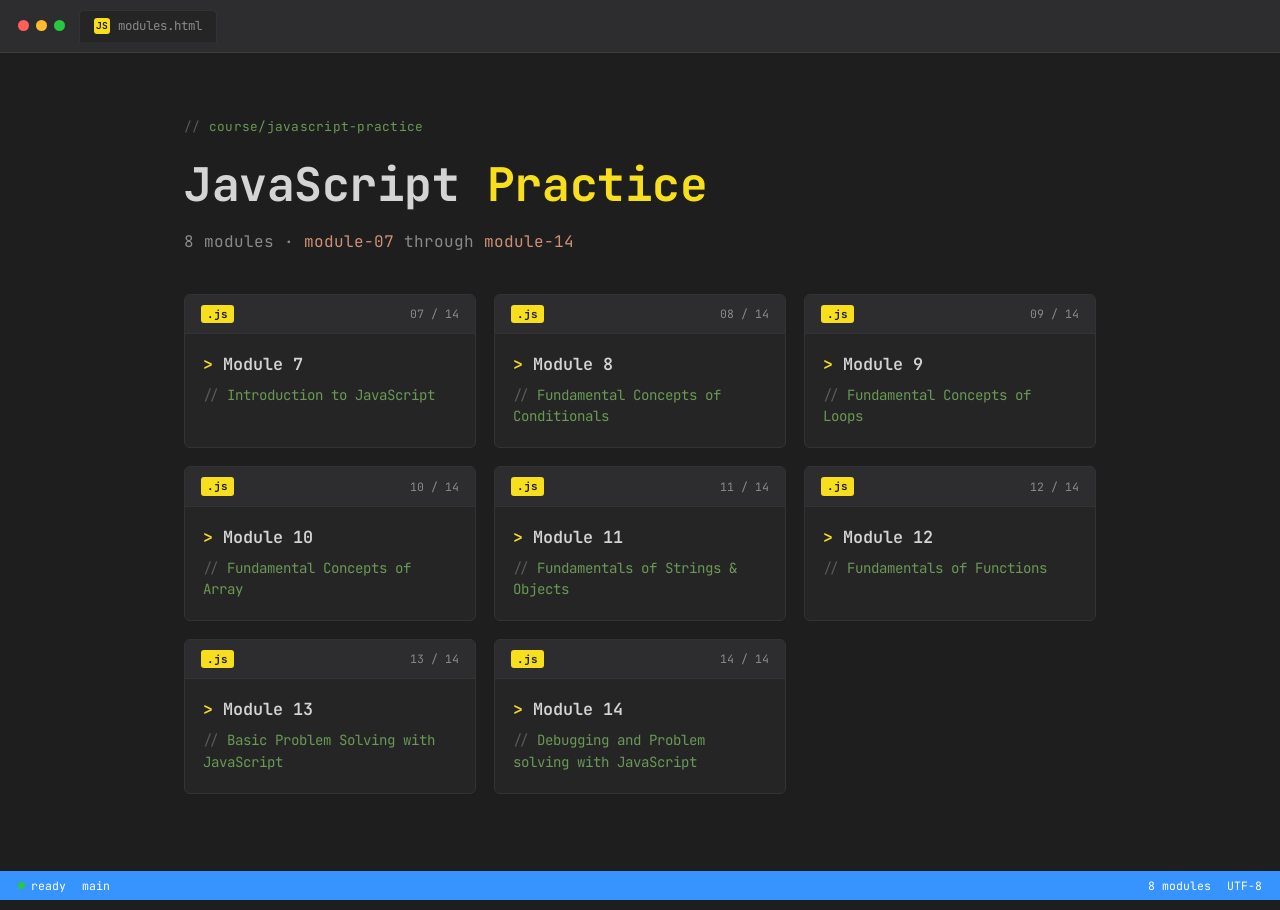
<file: index.html>
<!doctype html>
<html lang="en">
  <head>
    <meta charset="UTF-8" />
    <meta name="viewport" content="width=device-width, initial-scale=1.0" />
    <title>JavaScript Practice Modules</title>
    <meta
      name="description"
      content="A practice hub for JavaScript modules 07 through 14, covering conditionals, loops, arrays, strings, objects, functions, and problem solving."
    />

    <link rel="preconnect" href="https://fonts.googleapis.com" />
    <link rel="preconnect" href="https://fonts.gstatic.com" crossorigin />
    <link
      href="https://fonts.googleapis.com/css2?family=Inter:wght@400;500;600&family=JetBrains+Mono:wght@400;600;700&display=swap"
      rel="stylesheet"
    />

    <link
      rel="icon"
      href="data:image/svg+xml,<svg xmlns=%22http://www.w3.org/2000/svg%22 viewBox=%220 0 100 100%22><rect width=%22100%22 height=%22100%22 fill=%22%23f7df1e%22/><text x=%2250%22 y=%2268%22 font-size=%2255%22 font-family=%22monospace%22 font-weight=%22700%22 text-anchor=%22middle%22 fill=%22%231e1e1e%22>JS</text></svg>"
    />

    <link rel="stylesheet" href="style.css" />
  </head>
  <body>
    <div class="titlebar">
      <div class="dots">
        <span class="dot red"></span>
        <span class="dot yellow"></span>
        <span class="dot green"></span>
      </div>
      <div class="tab">modules.html</div>
    </div>

    <header>
      <p class="eyebrow">course/javascript-practice</p>
      <h1>JavaScript <span class="accent">Practice</span></h1>
      <p>
        8 modules · <span class="path">module-07</span> through
        <span class="path">module-14</span>
      </p>
    </header>

    <div class="container">
      <a href="./module-07/index.html" class="card">
        <div class="file-strip">
          <span class="ext">.js</span>
          <span class="num">07 / 14</span>
        </div>
        <div class="card-body">
          <h2>Module 7<span class="cursor"></span></h2>
          <p>Introduction to JavaScript</p>
        </div>
      </a>

      <a href="./module-08/index.html" class="card">
        <div class="file-strip">
          <span class="ext">.js</span>
          <span class="num">08 / 14</span>
        </div>
        <div class="card-body">
          <h2>Module 8<span class="cursor"></span></h2>
          <p>Fundamental Concepts of Conditionals</p>
        </div>
      </a>

      <a href="./module-09/index.html" class="card">
        <div class="file-strip">
          <span class="ext">.js</span>
          <span class="num">09 / 14</span>
        </div>
        <div class="card-body">
          <h2>Module 9<span class="cursor"></span></h2>
          <p>Fundamental Concepts of Loops</p>
        </div>
      </a>

      <a href="./module-10/index.html" class="card">
        <div class="file-strip">
          <span class="ext">.js</span>
          <span class="num">10 / 14</span>
        </div>
        <div class="card-body">
          <h2>Module 10<span class="cursor"></span></h2>
          <p>Fundamental Concepts of Array</p>
        </div>
      </a>

      <a href="./module-11/index.html" class="card">
        <div class="file-strip">
          <span class="ext">.js</span>
          <span class="num">11 / 14</span>
        </div>
        <div class="card-body">
          <h2>Module 11<span class="cursor"></span></h2>
          <p>Fundamentals of Strings &amp; Objects</p>
        </div>
      </a>

      <a href="./module-12/index.html" class="card">
        <div class="file-strip">
          <span class="ext">.js</span>
          <span class="num">12 / 14</span>
        </div>
        <div class="card-body">
          <h2>Module 12<span class="cursor"></span></h2>
          <p>Fundamentals of Functions</p>
        </div>
      </a>

      <a href="./module-13/index.html" class="card">
        <div class="file-strip">
          <span class="ext">.js</span>
          <span class="num">13 / 14</span>
        </div>
        <div class="card-body">
          <h2>Module 13<span class="cursor"></span></h2>
          <p>Basic Problem Solving with JavaScript</p>
        </div>
      </a>

      <a href="./module-14/index.html" class="card">
        <div class="file-strip">
          <span class="ext">.js</span>
          <span class="num">14 / 14</span>
        </div>
        <div class="card-body">
          <h2>Module 14<span class="cursor"></span></h2>
          <p>Debugging and Problem solving with JavaScript</p>
        </div>
      </a>
    </div>

    <div class="statusbar">
      <div class="left">
        <span class="live"><span class="live-dot"></span> ready</span>
        <span class="branch">main</span>
      </div>
      <div class="right">
        <span>8 modules</span>
        <span>UTF-8</span>
      </div>
    </div>
  </body>
</html>

<!-- ChatGPT Suggest -->
<!-- <!doctype html>
<html lang="en">
  <head>
    <meta charset="UTF-8" />
    <meta name="viewport" content="width=device-width, initial-scale=1.0" />
    <title>JavaScript Practice Modules</title>

    <link rel="stylesheet" href="style.css" />
  </head>
  <body>
    <header>
      <h1>JavaScript Practice</h1>

      <p>Modules 07 - 14</p>
    </header>

    <div class="container">
      <a href="./module-07/index.html" class="card">
        <h2>Module 7</h2>
        <p>Introduction to JavaScript</p>
      </a>

      <a href="./module-08/index.html" class="card">
        <h2>Module 8</h2>
        <p>Fundamental Concepts of Conditionals</p>
      </a>

      <a href="./module-09/index.html" class="card">
        <h2>Module 9</h2>
        <p>Fundamental Concepts of Loops</p>
      </a>

      <a href="./module-10/index.html" class="card">
        <h2>Module 10</h2>
        <p>Fundamental Concepts of Array</p>
      </a>

      <a href="./module-11/index.html" class="card">
        <h2>Module 11</h2>
        <p>Fundamentals of Strings & Objects</p>
      </a>

      <a href="./module-12/index.html" class="card">
        <h2>Module 12</h2>
        <p>Fundamentals of Functions</p>
      </a>

      <a href="./module-13/index.html" class="card">
        <h2>Module 13</h2>
        <p>Basic Problem Solving with JavaScript</p>
      </a>

      <a href="./module-14/index.html" class="card">
        <h2>Module 14</h2>
        <p>Debugging and Problem solving with JavaScript</p>
      </a>
    </div>
  </body>
</html> -->
</file>
<file: style.css>
/* ============================================================
   JavaScript Practice — style.css
   Design concept: a code editor's own chrome, turned into a
   landing page. Title bar with window controls, a file tab,
   a grid of "file cards" with extension badges and comment-
   style descriptions, and a live status bar at the foot —
   all lifted straight from the tool this course teaches you
   to use.
   ============================================================ */

:root {
  /* Palette — VS Code Dark+ inspired, grounded in the subject */
  --bg: #1e1e1e;
  --bg-panel: #252526;
  --bg-elevated: #2d2d30;
  --border: #3c3c3c;
  --border-soft: #333333;

  --text: #d4d4d4;
  --text-dim: #8a8a8a;
  --text-faint: #5a5a5a;

  --accent-yellow: #f7df1e; /* JS gold */
  --accent-blue: #3794ff; /* status bar / links */
  --accent-green: #6a9955; /* comment green */
  --accent-orange: #ce9178; /* string orange */

  --radius: 6px;
  --font-mono:
    "JetBrains Mono", "Fira Code", ui-monospace, Menlo, Consolas, monospace;
  --font-sans:
    "Inter", -apple-system, BlinkMacSystemFont, "Segoe UI", sans-serif;

  --shadow-lift: 0 12px 24px -8px rgba(0, 0, 0, 0.55);
}

* {
  box-sizing: border-box;
}

html {
  scroll-behavior: smooth;
}

body {
  margin: 0;
  min-height: 100vh;
  background: var(--bg);
  color: var(--text);
  font-family: var(--font-sans);
  line-height: 1.5;
  padding-bottom: 44px; /* leave room for fixed status bar */
  -webkit-font-smoothing: antialiased;
}

/* ---------------- Editor title bar ---------------- */
.titlebar {
  display: flex;
  align-items: center;
  gap: 14px;
  padding: 10px 18px;
  background: var(--bg-elevated);
  border-bottom: 1px solid var(--border);
}

.titlebar .dots {
  display: flex;
  gap: 7px;
  flex-shrink: 0;
}

.titlebar .dot {
  width: 11px;
  height: 11px;
  border-radius: 50%;
}

.dot.red {
  background: #ff5f56;
}
.dot.yellow {
  background: #ffbd2e;
}
.dot.green {
  background: #27c93f;
}

.titlebar .tab {
  display: flex;
  align-items: center;
  gap: 8px;
  background: var(--bg-panel);
  border: 1px solid var(--border-soft);
  border-bottom: none;
  padding: 6px 14px;
  border-radius: 5px 5px 0 0;
  font-family: var(--font-mono);
  font-size: 0.78rem;
  color: var(--text-dim);
}

.titlebar .tab::before {
  content: "JS";
  display: inline-flex;
  align-items: center;
  justify-content: center;
  width: 16px;
  height: 16px;
  font-size: 0.6rem;
  font-weight: 700;
  color: #1e1e1e;
  background: var(--accent-yellow);
  border-radius: 3px;
}


/* ---------------- Header / hero ---------------- */
header {
  padding: 64px 24px 40px;
  text-align: left;
  max-width: 960px;
  margin: 0 auto;
}

header .eyebrow {
  font-family: var(--font-mono);
  font-size: 0.8rem;
  color: var(--accent-green);
  margin: 0 0 14px;
  letter-spacing: 0.02em;
}

header .eyebrow::before {
  content: "// ";
  color: var(--text-faint);
}

header h1 {
  font-family: var(--font-mono);
  font-size: clamp(2rem, 5vw, 2.9rem);
  font-weight: 700;
  margin: 0 0 10px;
  color: var(--text);
  letter-spacing: -0.01em;
}

header h1 .accent {
  color: var(--accent-yellow);
}

header p {
  font-family: var(--font-mono);
  font-size: 1rem;
  color: var(--text-dim);
  margin: 0;
}

header p .path {
  color: var(--accent-orange);
}

/* ---------------- Card grid ---------------- */
.container {
  max-width: 960px;
  margin: 0 auto;
  padding: 0 24px 72px;
  display: grid;
  grid-template-columns: repeat(auto-fill, minmax(260px, 1fr));
  gap: 18px;
}

.card {
  position: relative;
  display: flex;
  flex-direction: column;
  background: var(--bg-panel);
  border: 1px solid var(--border-soft);
  border-radius: var(--radius);
  text-decoration: none;
  color: inherit;
  overflow: hidden;
  transition:
    transform 0.18s ease,
    border-color 0.18s ease,
    box-shadow 0.18s ease;
}

.card:hover,
.card:focus-visible {
  transform: translateY(-4px);
  border-color: var(--accent-yellow);
  box-shadow: var(--shadow-lift);
}

.card:focus-visible {
  outline: 2px solid var(--accent-blue);
  outline-offset: 2px;
}

/* file-tab strip at the top of each card */
.card .file-strip {
  display: flex;
  align-items: center;
  justify-content: space-between;
  padding: 10px 16px;
  background: var(--bg-elevated);
  border-bottom: 1px solid var(--border-soft);
  font-family: var(--font-mono);
  font-size: 0.72rem;
  color: var(--text-faint);
}

.card .file-strip .ext {
  color: #1e1e1e;
  background: var(--accent-yellow);
  font-weight: 700;
  padding: 1px 6px;
  border-radius: 3px;
  font-size: 0.68rem;
}

.card .file-strip .num {
  color: var(--text-dim);
}

.card-body {
  padding: 18px 18px 20px;
  flex: 1;
  display: flex;
  flex-direction: column;
  gap: 8px;
}

.card h2 {
  margin: 0;
  font-family: var(--font-mono);
  font-size: 1.05rem;
  font-weight: 600;
  color: var(--text);
}

.card h2::before {
  content: "> ";
  color: var(--accent-yellow);
}

.card p {
  margin: 0;
  font-size: 0.88rem;
  color: var(--accent-green);
  font-family: var(--font-mono);
}

.card p::before {
  content: "// ";
  color: var(--text-faint);
}

/* blinking cursor cue, revealed on hover — subtle, purposeful motion */
.card .cursor {
  display: inline-block;
  width: 7px;
  height: 1em;
  background: var(--accent-yellow);
  margin-left: 2px;
  opacity: 0;
  vertical-align: text-bottom;
  animation: blink 1s step-end infinite;
}

.card:hover .cursor,
.card:focus-visible .cursor {
  opacity: 1;
}

@keyframes blink {
  50% {
    opacity: 0;
  }
}

/* ---------------- Status bar (fixed, editor-style) ---------------- */
.statusbar {
  position: fixed;
  bottom: 0;
  left: 0;
  right: 0;
  display: flex;
  align-items: center;
  justify-content: space-between;
  padding: 6px 18px;
  background: var(--accent-blue);
  color: #fff;
  font-family: var(--font-mono);
  font-size: 0.72rem;
  z-index: 10;
}

.statusbar .left,
.statusbar .right {
  display: flex;
  align-items: center;
  gap: 16px;
}

.statusbar .live {
  display: inline-flex;
  align-items: center;
  gap: 6px;
}

.statusbar .live-dot {
  width: 7px;
  height: 7px;
  border-radius: 50%;
  background: #27c93f;
  animation: pulse 1.8s ease-in-out infinite;
}

@keyframes pulse {
  0%,
  100% {
    opacity: 1;
  }
  50% {
    opacity: 0.35;
  }
}

/* ---------------- Motion & accessibility ---------------- */
@media (prefers-reduced-motion: reduce) {
  .card,
  .card .cursor,
  .statusbar .live-dot {
    animation: none !important;
    transition: none !important;
  }
}

/* ---------------- Responsive ---------------- */
@media (max-width: 600px) {
  header {
    padding: 48px 18px 28px;
  }

  .container {
    grid-template-columns: 1fr;
    padding: 0 18px 72px;
  }

  .statusbar {
    font-size: 0.65rem;
    padding: 6px 12px;
  }

  .statusbar .right .branch {
    display: none;
  }
}

// Chatgpt Suggest

/* 
body {
  font-family: Arial, Helvetica, sans-serif;
  background: #0f172a;
  color: white;
}

header {
  text-align: center;
  padding: 60px 20px;
}

header h1 {
  font-size: 48px;
  margin-bottom: 10px;
}

header p {
  color: #94a3b8;
  font-size: 20px;
}

.container {
  width: 90%;
  max-width: 1200px;

  margin: auto;

  display: grid;

  grid-template-columns: repeat(auto-fit, minmax(300px, 1fr));

  gap: 25px;

  padding-bottom: 50px;
}

.card {
  background: #1e293b;

  padding: 35px;

  border-radius: 16px;

  text-decoration: none;

  color: white;

  transition: 0.3s;
}

.card:hover {
  transform: translateY(-8px);

  background: #2563eb;

  box-shadow: 0 15px 30px rgba(0, 0, 0, 0.3);
}

.card h2 {
  margin-bottom: 15px;

  font-size: 28px;
}

.card p {
  color: #d1d5db;
} */
</file>
